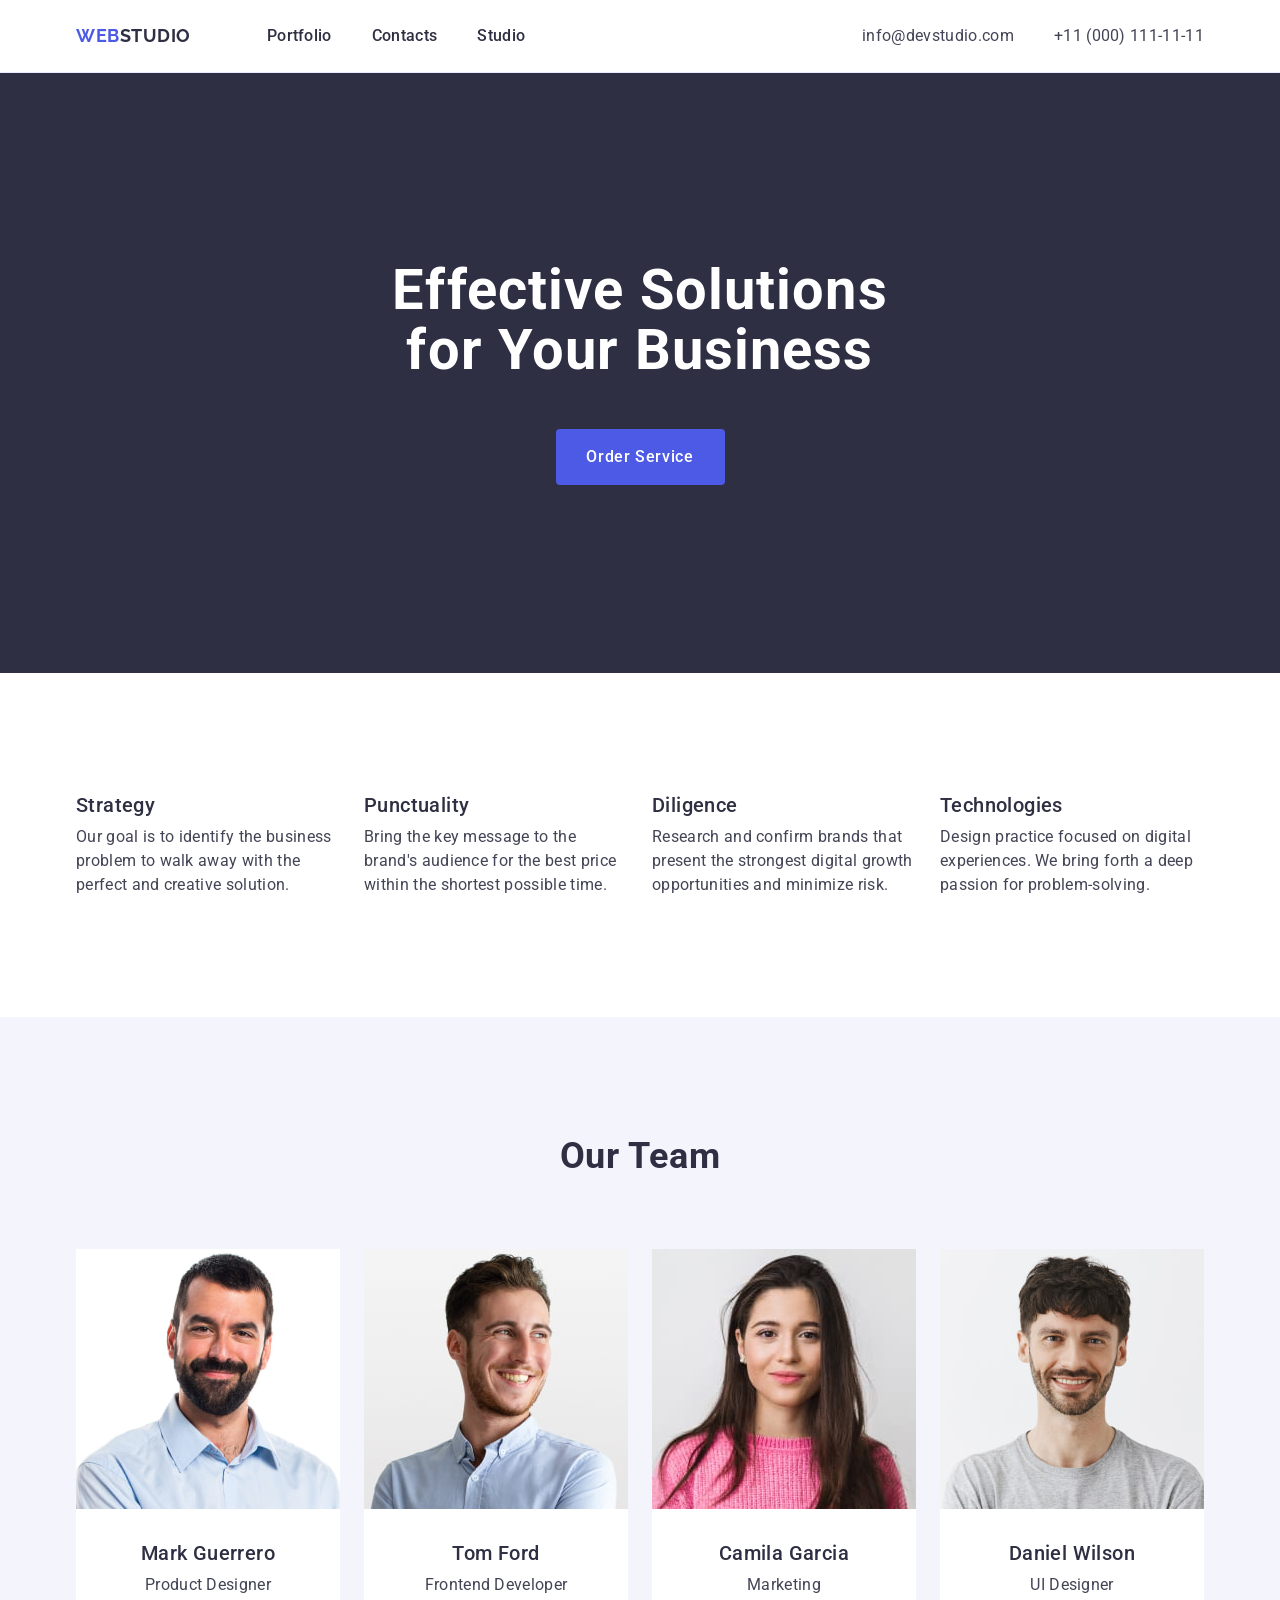
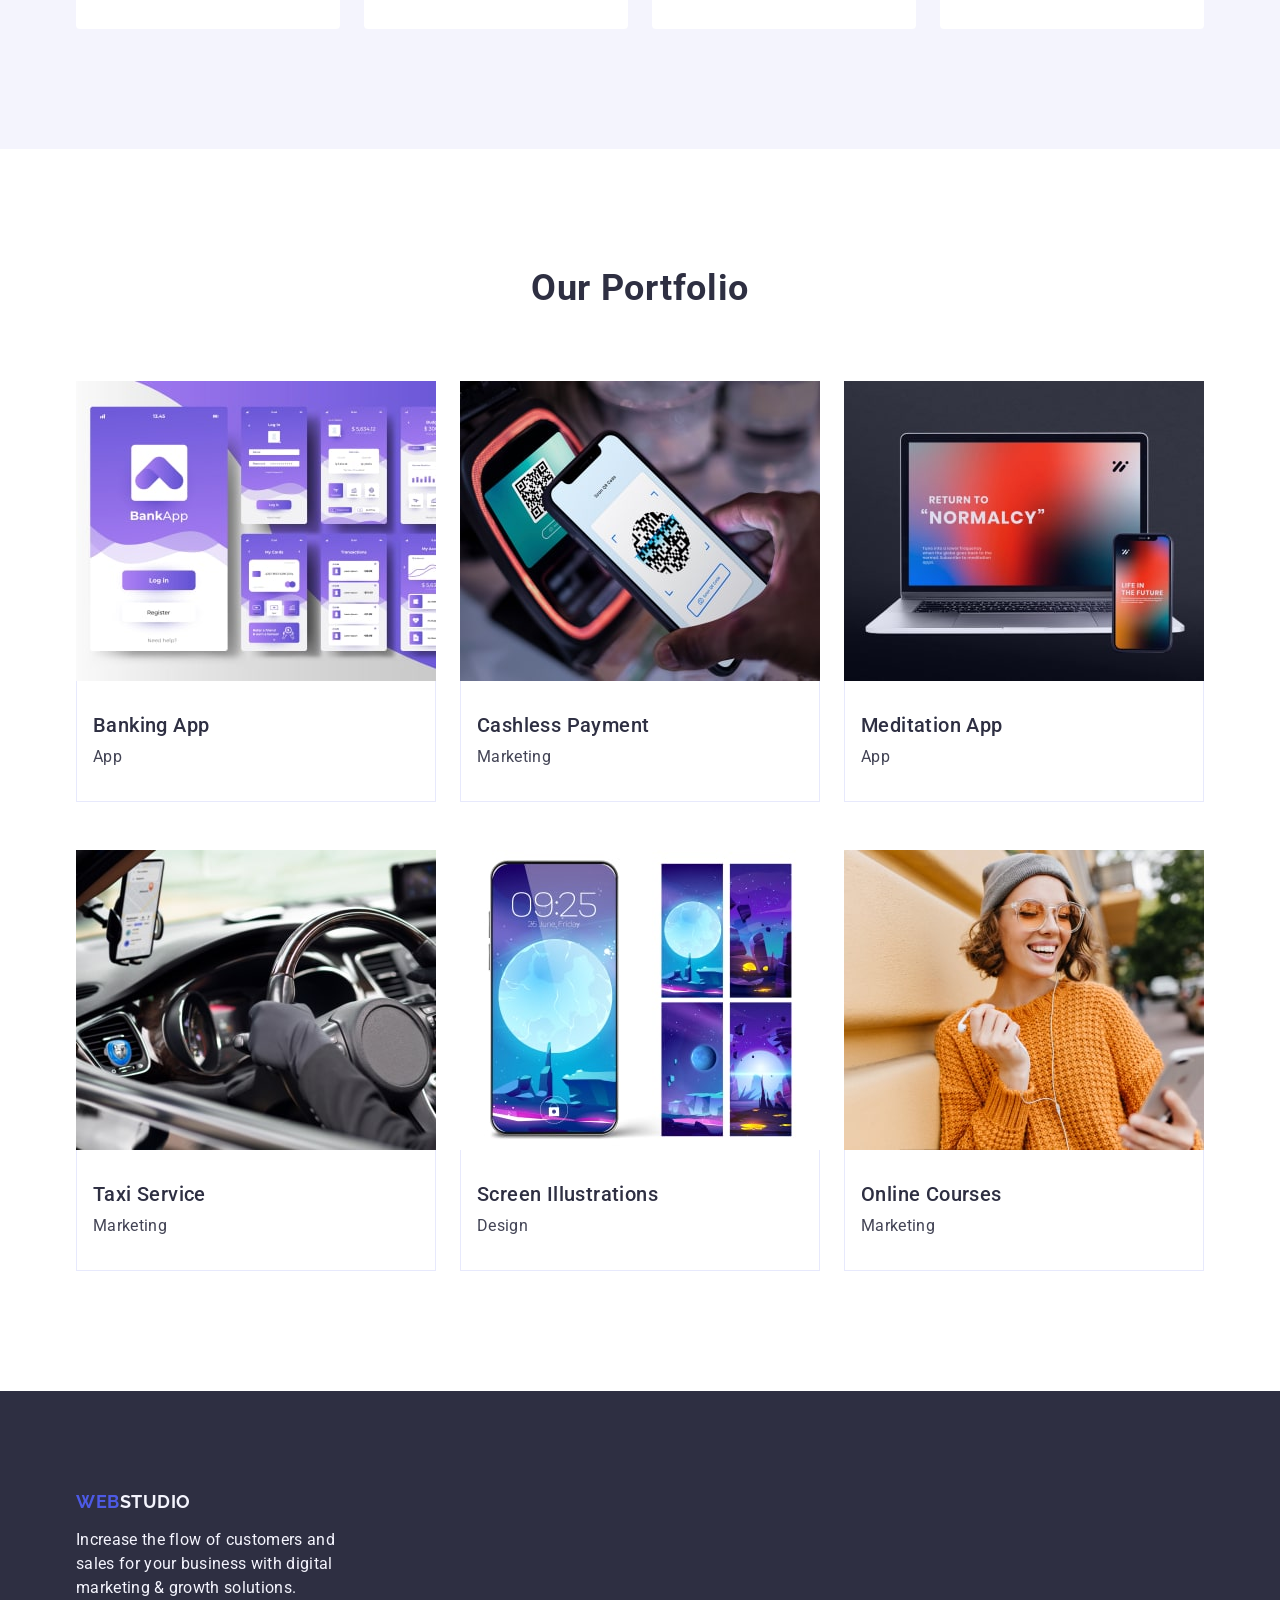
<file: index.html>
<!DOCTYPE html>
<html lang="en">
  <head>
    <meta charset="UTF-8" />
    <meta name="viewport" content="width=device-width, initial-scale=1.0" />
    <title>Document</title>
    <link rel="preconnect" href="https://fonts.googleapis.com" />
    <link rel="preconnect" href="https://fonts.gstatic.com" crossorigin />
    <link
      href="https://fonts.googleapis.com/css2?family=Raleway:wght@700&family=Roboto:wght@400;500;700&display=swap"
      rel="stylesheet"
    />
    <link
      rel="stylesheet"
      href="https://cdnjs.cloudflare.com/ajax/libs/modern-normalize/2.0.0/modern-normalize.min.css"
      integrity="sha512-4xo8blKMVCiXpTaLzQSLSw3KFOVPWhm/TRtuPVc4WG6kUgjH6J03IBuG7JZPkcWMxJ5huwaBpOpnwYElP/m6wg=="
      crossorigin="anonymous"
      referrerpolicy="no-referrer"
    />
    <link rel="stylesheet" href="./css/style.css" />
  </head>
  <body>
    <header class="header">
      <div class="container header-content">
        <nav class="header-navigation">
          <a class="header-logo" href="./index.html"
            >Web<span class="raleway">Studio</span></a
          >
          <ul class="header-menu-list">
            <li><a class="header-navigation-item" href="">Portfolio</a></li>
            <li><a class="header-navigation-item" href="">Contacts</a></li>
            <li>
              <a class="header-navigation-item" href="./index.html">Studio</a>
            </li>
          </ul>
        </nav>
        <address class="address">
          <ul class="address-menu-list">
            <li class="address-menu-item">
              <a class="address-link" href="mailto:info@devstudio.com"
                >info@devstudio.com</a
              >
            </li>
            <li class="address-menu-item">
              <a class="address-link" href="tel:+110001111111"
                >+11 (000) 111-11-11</a
              >
            </li>
          </ul>
        </address>
      </div>
    </header>
    <main class="main">
      <section class="hero">
        <div class="container hero-container">
          <h1 class="hero-name">Effective Solutions for Your Business</h1>
          <button class="hero-button" type="button">Order Service</button>
        </div>
      </section>
      <section class="section-content">
        <div class="container">
          <h2 class="visually-hidden">Features</h2>
          <ul class="section-content-list">
            <li class="section-content-list-item">
              <h3 class="section-content-list-header">Strategy</h3>
              <p class="section-content-list-paragraph">
                Our goal is to identify the business problem to walk away with
                the perfect and creative solution.
              </p>
            </li>
            <li class="section-content-list-item">
              <h3 class="section-content-list-header">Punctuality</h3>
              <p class="section-content-list-paragraph">
                Bring the key message to the brand's audience for the best price
                within the shortest possible time.
              </p>
            </li>
            <li class="section-content-list-item">
              <h3 class="section-content-list-header">Diligence</h3>
              <p class="section-content-list-paragraph">
                Research and confirm brands that present the strongest digital
                growth opportunities and minimize risk.
              </p>
            </li>
            <li class="section-content-list-item">
              <h3 class="section-content-list-header">Technologies</h3>
              <p class="section-content-list-paragraph">
                Design practice focused on digital experiences. We bring forth a
                deep passion for problem-solving.
              </p>
            </li>
          </ul>
        </div>
      </section>
      <section class="section-our-team">
        <div class="container">
          <h2 class="section-our-team-header">Our Team</h2>
          <ul class="section-our-team-list">
            <li class="section-our-team-item">
              <img
                class="section-our-team-photo"
                src="./images/Mark-Guerrero.jpg"
                alt="Photo of Mark Guerrero"
                width="264"
              />
              <div class="employee">
                <h3 class="section-our-team-header-list">Mark Guerrero</h3>
                <p class="section-our-team-paragraph">Product Designer</p>
              </div>
            </li>
            <li class="section-our-team-item">
              <img
                class="section-our-team-photo"
                src="./images/Tom-Ford.jpg"
                alt="Photo of Tom Ford"
                width="264"
              />
              <div class="employee">
                <h3 class="section-our-team-header-list">Tom Ford</h3>
                <p class="section-our-team-paragraph">Frontend Developer</p>
              </div>
            </li>
            <li class="section-our-team-item">
              <img
                class="section-our-team-photo"
                src="./images/Camila-Garcia.jpg"
                alt="Photo of Camila Garcia"
                width="264"
              />
              <div class="employee">
                <h3 class="section-our-team-header-list">Camila Garcia</h3>
                <p class="section-our-team-paragraph">Marketing</p>
              </div>
            </li>
            <li class="section-our-team-item">
              <img
                class="section-our-team-photo"
                src="./images/Daniel-Wilson.jpg"
                alt="Photo of Daniel Wilson"
                width="264"
              />
              <div class="employee">
                <h3 class="section-our-team-header-list">Daniel Wilson</h3>
                <p class="section-our-team-paragraph">UI Designer</p>
              </div>
            </li>
          </ul>
        </div>
      </section>
      <section class="section-portfolio">
        <div class="container">
          <h2 class="section-portfolio-header">Our Portfolio</h2>
          <ul class="section-portfolio-list">
            <li class="section-portfolio-item">
              <img
                src="./images/Banking-App.jpg"
                alt="Banking App"
                width="360"
                height="300"
              />
              <div class="name-app">
                <h3 class="section-portfolio-header-list">Banking App</h3>
                <p class="section-portfolio-paragraph">App</p>
              </div>
            </li>
            <li class="section-portfolio-item">
              <img
                src="./images/Cashless-Payment.jpg"
                alt="Cashless Payment Marketing"
                width="360"
                height="300"
              />
              <div class="name-app">
                <h3 class="section-portfolio-header-list">Cashless Payment</h3>
                <p class="section-portfolio-paragraph">Marketing</p>
              </div>
            </li>
            <li class="section-portfolio-item">
              <img
                src="./images/Meditation-App.jpg"
                alt="Meditation App"
                width="360"
                height="300"
              />
              <div class="name-app">
                <h3 class="section-portfolio-header-list">Meditation App</h3>
                <p class="section-portfolio-paragraph">App</p>
              </div>
            </li>
            <li class="section-portfolio-item">
              <img
                src="./images/Taxi-Service.jpg"
                alt="Taxi Service Marketing"
                width="360"
                height="300"
              />
              <div class="name-app">
                <h3 class="section-portfolio-header-list">Taxi Service</h3>
                <p class="section-portfolio-paragraph">Marketing</p>
              </div>
            </li>
            <li class="section-portfolio-item">
              <img
                src="./images/Screen-Illustrations.jpg"
                alt="Screen Illustrations Design"
                width="360"
                height="300"
              />
              <div class="name-app">
                <h3 class="section-portfolio-header-list">
                  Screen Illustrations
                </h3>
                <p class="section-portfolio-paragraph">Design</p>
              </div>
            </li>
            <li class="section-portfolio-item">
              <img
                src="./images/Online-Courses.jpg"
                alt="Online Courses Marketing"
                width="360"
                height="300"
              />
              <div class="name-app">
                <h3 class="section-portfolio-header-list">Online Courses</h3>
                <p class="section-portfolio-paragraph">Marketing</p>
              </div>
            </li>
          </ul>
        </div>
      </section>
    </main>
    <footer class="footer">
      <div class="container">
        <a class="footer-logo" href="./index.html"
          >Web<span class="studio">Studio</span></a
        >
        <p class="footer-paragraph">
          Increase the flow of customers and sales for your business with
          digital marketing & growth solutions.
        </p>
      </div>
    </footer>
  </body>
</html>
</file>
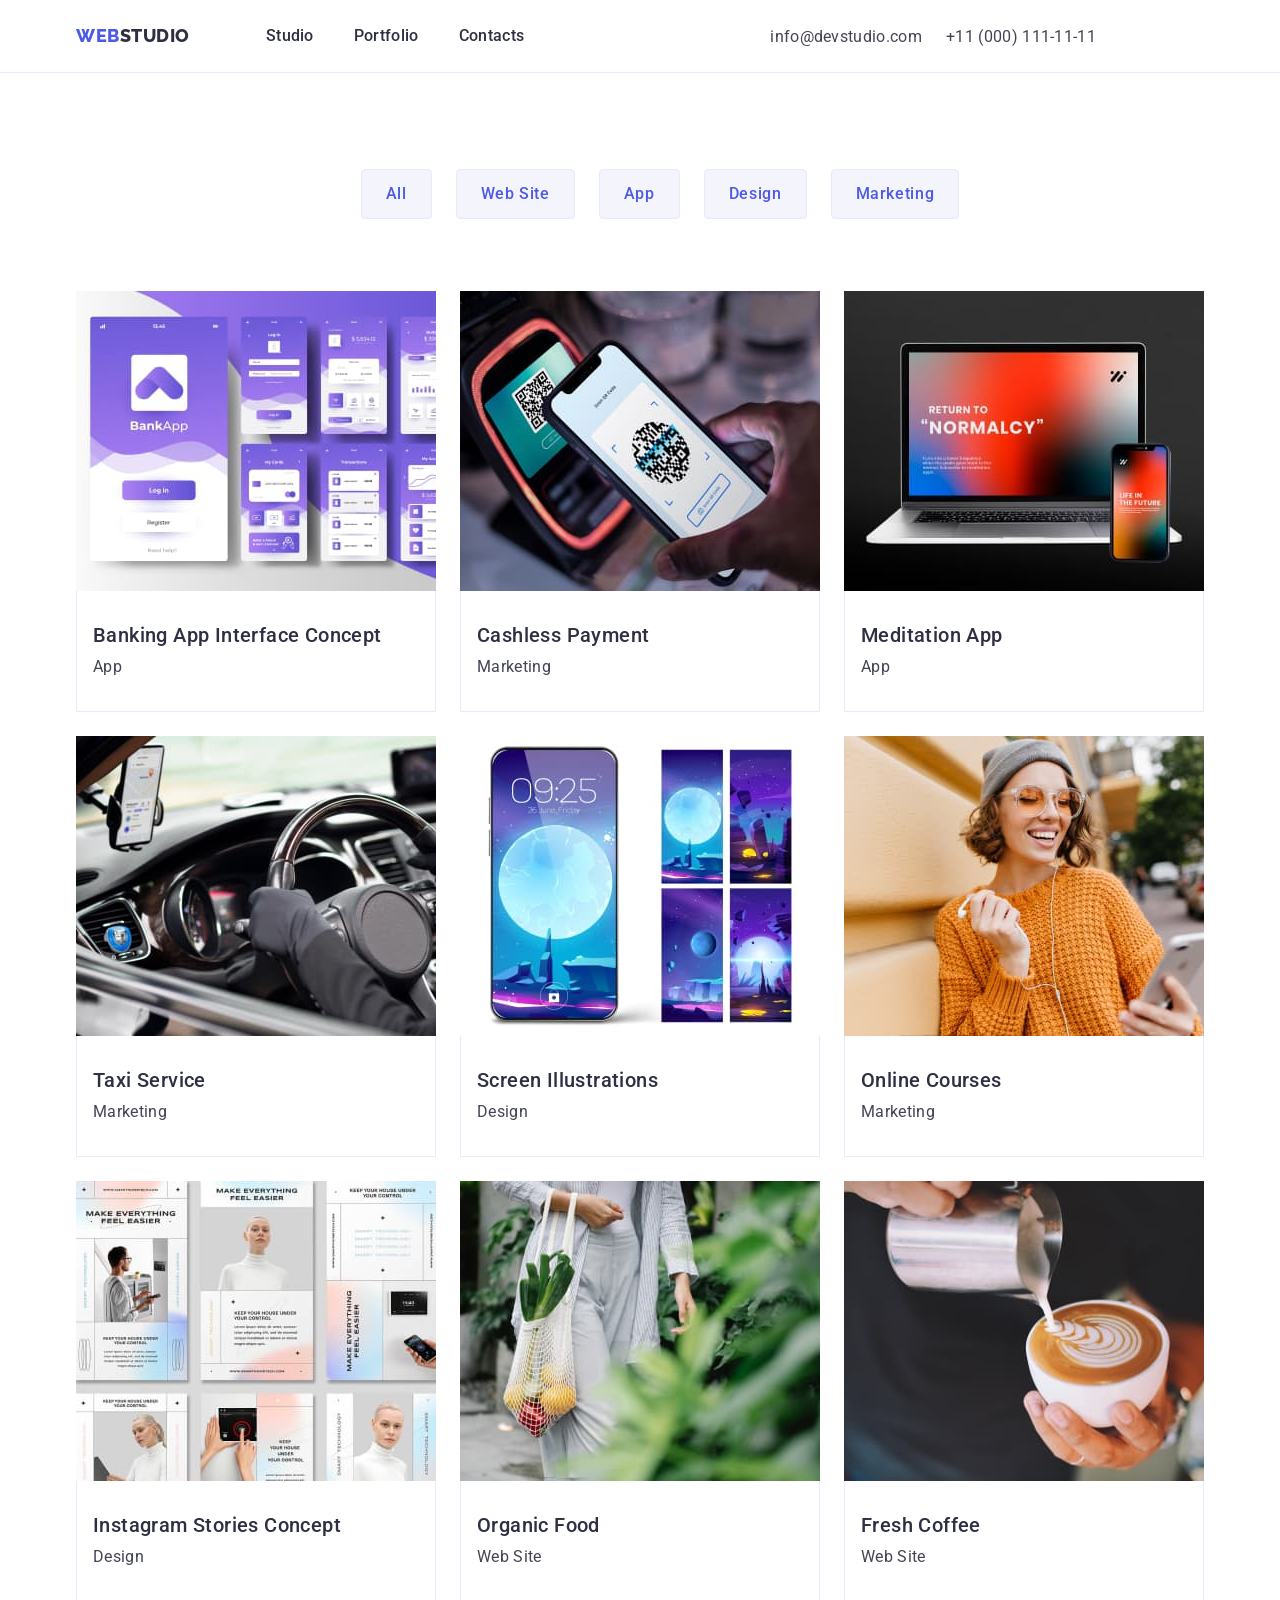
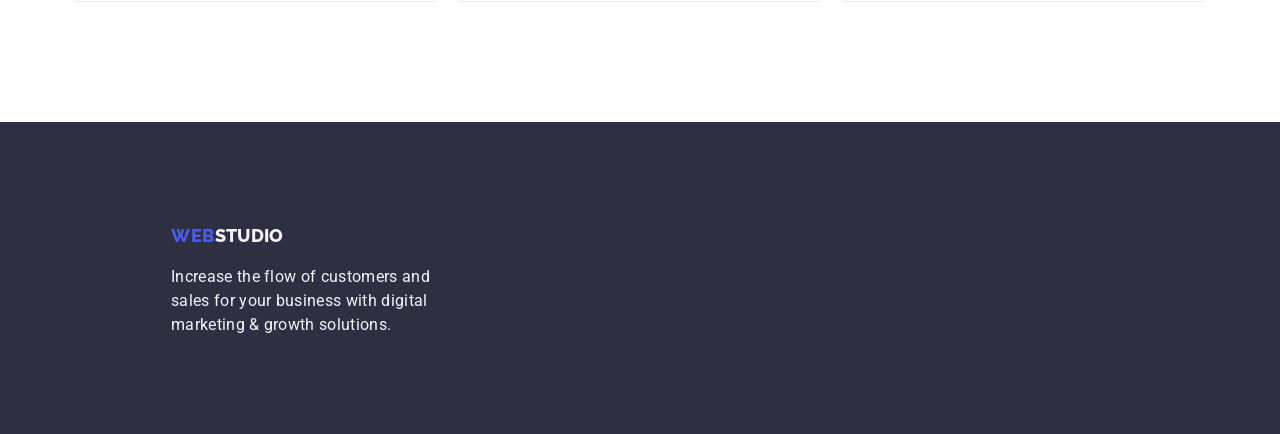
<file: portfolio.html>
<!DOCTYPE html>
<html lang="en">
  <head>
    <meta charset="UTF-8" />
    <meta name="viewport" content="width=device-width, initial-scale=1.0" />
    <title>WebStudio</title>

    <link
      rel="stylesheet"
      href="https://cdnjs.cloudflare.com/ajax/libs/modern-normalize/2.0.0/modern-normalize.min.css"
      integrity="sha512-4xo8blKMVCiXpTaLzQSLSw3KFOVPWhm/TRtuPVc4WG6kUgjH6J03IBuG7JZPkcWMxJ5huwaBpOpnwYElP/m6wg=="
      crossorigin="anonymous"
      referrerpolicy="no-referrer"
    />

    <link rel="preconnect" href="https://fonts.googleapis.com" />
    <link rel="preconnect" href="https://fonts.gstatic.com" crossorigin />
    <link
      href="https://fonts.googleapis.com/css2?family=Raleway:wght@700&family=Roboto:wght@400;500;700;900&display=swap"
      rel="stylesheet"
    />

    <link rel="stylesheet" href="./css/styles.css" />
  </head>
  <body class="body">
    <header class="all-container">
      <div class="header-container container">
        <!-- Logo -->

        <nav class="logo-style">
          <a class="logo-link link" href="./index.html"
            >Web<span class="logo-link-second">Studio</span></a
          >

          <!-- Navigation -->
          <ul class="nav-style">
            <li>
              <a class="list-link link" href="./index.html">Studio</a>
            </li>
            <li>
              <a class="list-link link" href="./portfolio.html">Portfolio</a>
            </li>
            <li><a class="list-link link" href="">Contacts</a></li>
          </ul>
        </nav>

        <!-- Address-->

        <address class="address">
          <ul class="list address-style-one">
            <li>
              <a class="link-address link" href="mailto:info@devstudio.com"
                >info@devstudio.com</a
              >
            </li>
            <li>
              <a class="link-address link" href="tel:+110001111111"
                >+11 (000) 111-11-11</a
              >
            </li>
          </ul>
        </address>
      </div>
    </header>

    <!-- Button -->

    <main>
      <section class="buttons-style">
        <div class="container">
          <h1 class="visually-hidden">Explorer</h1>
          <ul class="list button-margin-style">
            <li>
              <button class="button-portofolio" type="button">All</button>
            </li>
            <li>
              <button class="button-portofolio" type="button">Web Site</button>
            </li>
            <li>
              <button class="button-portofolio" type="button">App</button>
            </li>
            <li>
              <button class="button-portofolio" type="button">Design</button>
            </li>
            <li>
              <button class="button-portofolio" type="button">Marketing</button>
            </li>
          </ul>

          <!-- Images -->

          <ul class="list next-row-description-style row-gap">
            <li class="li-row-style">
              <a href="" class="link">
                <img
                  src="./images/images-20.jpg"
                  alt="Banking App Interface Concept"
                  width="360"
                />
                <div class="description-container">
                  <h2 class="title-second-p">Banking App Interface Concept</h2>
                  <p class="paragraf-p">App</p>
                </div></a
              >
            </li>
            <li class="li-row-style">
              <a href="" class="link">
                <img
                  src="./images/images-21.jpg"
                  alt="Cashless Payment"
                  width="360"
                />
                <div class="description-container">
                  <h2 class="title-second-p">Cashless Payment</h2>
                  <p class="paragraf-p">Marketing</p>
                </div>
              </a>
            </li>
            <li class="li-row-style">
              <a href="" class="link">
                <img
                  src="./images/images-22.jpg"
                  alt="Meditaion App"
                  width="360"
                />
                <div class="description-container">
                  <h2 class="title-second-p">Meditation App</h2>
                  <p class="paragraf-p">App</p>
                </div></a
              >
            </li>
            <li class="li-row-style">
              <a href="" class="link">
                <img
                  src="./images/images-23.jpg"
                  alt="Taxi Service"
                  width="360"
                />
                <div class="description-container">
                  <h2 class="title-second-p">Taxi Service</h2>
                  <p class="paragraf-p">Marketing</p>
                </div></a
              >
            </li>
            <li class="li-row-style">
              <a href="" class="link">
                <img
                  src="./images/images-24.jpg"
                  alt="Screen Illustrations"
                  width="360"
                />
                <div class="description-container">
                  <h2 class="title-second-p">Screen Illustrations</h2>
                  <p class="paragraf-p">Design</p>
                </div></a
              >
            </li>
            <li class="li-row-style">
              <a href="" class="link">
                <img
                  src="./images/images-25.jpg"
                  alt="Online Courses"
                  width="360"
                />
                <div class="description-container">
                  <h2 class="title-second-p">Online Courses</h2>
                  <p class="paragraf-p">Marketing</p>
                </div></a
              >
            </li>
            <li class="li-row-style">
              <a href="" class="link">
                <img
                  src="./images/images-26.jpg"
                  alt="Instagram Stories Concept"
                  width="360"
                />
                <div class="description-container">
                  <h2 class="title-second-p">Instagram Stories Concept</h2>
                  <p class="paragraf-p">Design</p>
                </div></a
              >
            </li>
            <li class="li-row-style">
              <a href="" class="link">
                <img
                  src="./images/images-27.jpg"
                  alt="Organic Food"
                  width="360"
                />
                <div class="description-container">
                  <h2 class="title-second-p">Organic Food</h2>
                  <p class="paragraf-p">Web Site</p>
                </div></a
              >
            </li>
            <li class="li-row-style">
              <a href="" class="link">
                <img
                  src="./images/images-28.jpg"
                  alt="Fresh Coffee"
                  width="360"
                />
                <div class="description-container">
                  <h2 class="title-second-p">Fresh Coffee</h2>
                  <p class="paragraf-p">Web Site</p>
                </div></a
              >
            </li>
          </ul>
        </div>
      </section>
    </main>

    <!-- Footer -->

    <footer class="fundal-footer">
      <div class="container-footer container">
        <a class="logo-link link footer-link" href="./index.html"
          >Web<span class="logo-link-footer">Studio</span></a
        >

        <p class="paragraf-footer footer-footer-p">
          Increase the flow of customers and sales for your business with
          digital marketing & growth solutions.
        </p>
      </div>
    </footer>
  </body>
</html>
</file>
<file: css/style.css>
a {
  text-decoration: none;
}

ul {
  list-style: none;
  margin-top: 0;
  margin-bottom: 0;
  padding-left: 0;
}

p,
h1,
h2,
h3,
h4,
h5,
h6 {
  margin-top: 0;
  margin-bottom: 0;
}

body {
  color: #434455;
  font-family: "Roboto", sans-serif;
  font-size: 16px;
  line-height: 1.5;
  background-color: #ffffff;
}
img {
  display: block;
}

.container {
  width: 1158px;
  padding: 0 15px;
  margin: 0 auto;
  align-items: center;
}

.header-content {
  display: flex;
}

.header {
  padding-top: 24px;
  padding-bottom: 24px;
  border-bottom: 1px solid #e7e9fc;
}
.header-logo {
  color: #4d5ae5;
  font-family: Raleway, sans-serif;
  font-size: 18px;
  font-weight: 700;
  line-height: 1.17;
  letter-spacing: 0.03em;
  text-transform: uppercase;
  display: flex;
  align-items: center;
  margin-right: 76px;
}

.raleway {
  color: #2e2f42;
  font-family: Raleway, sans-serif;
  font-size: 18px;
  font-weight: 700;
  line-height: 1.17;
  letter-spacing: 0.03em;
  text-transform: uppercase;
}
.header-menu-list {
  display: flex;
  gap: 40px;
}

.header-navigation {
  color: #2e2f42;
  font-size: 16px;
  font-weight: 500;
  line-height: 1.5;
  letter-spacing: 0.02em;
  display: flex;
  align-items: center;
}
.header-navigation-item {
  color: #2e2f42;
  padding: 24px 0;
  margin-right: auto;
}

.header-navigation:hover,
.header-navigation:focus {
  color: #404bbf;
}

.address {
  font-style: normal;
  margin-left: auto;
}

.address-menu-list {
  display: flex;
  gap: 40px;
}

.address-menu-item {
}

.address-link {
  color: #434455;
  font-size: 16px;
  line-height: 1.5;
  letter-spacing: 0.02em;
}
.address-link:hover,
.address-link:focus {
  color: #404bbf;
}
/* .main {} */

.hero {
  background-color: #2e2f42;
  padding: 188px 0;
}

.hero-name {
  color: #fff;
  text-align: center;
  font-size: 56px;
  font-weight: 700;
  line-height: 1.07;
  letter-spacing: 0.02em;
  max-width: 496px;
  margin-right: auto;
  margin-left: auto;
  margin-bottom: 48px;
}

.hero-button {
  font-family: "Roboto", sans-serif;
  color: #fff;
  font-size: 16px;
  font-weight: 500;
  line-height: 1.5;
  letter-spacing: 0.04em;
  background-color: #4d5ae5;
  cursor: pointer;
  display: block;
  min-width: 169px;
  height: 56px;
  border: none;
  border-radius: 4px;
  margin-right: auto;
  margin-left: auto;
}

.hero-button:hover,
.hero-button:focus {
  background-color: #404bbf;
}
.section-content {
  background-color: #fff;
  padding: 120px 0;
}

.visually-hidden {
  position: absolute;
  width: 1px;
  height: 1px;
  margin: -1px;
  border: 0;
  padding: 0;
  white-space: nowrap;
  clip-path: inset(100%);
  clip: rect(0 0 0 0);
  overflow: hidden;
}

.section-content-list {
  display: flex;
  gap: 24px;
}

.section-content-list-item {
  width: calc((100% - 72px) / 4);
}

.section-content-list-header {
  color: #2e2f42;
  font-size: 20px;
  font-weight: 500;
  line-height: 1.2;
  letter-spacing: 0.02em;
  margin-bottom: 8px;
}

.section-content-list-paragraph {
  color: #434455;
  font-size: 16px;
  line-height: 1.5;
  letter-spacing: 0.02em;
}

.section-our-team {
  padding: 120px 0;
  background-color: #f4f4fd;
}

.section-our-team-header {
  color: #2e2f42;
  text-align: center;
  font-size: 36px;
  font-weight: 700;
  line-height: 1.11;
  letter-spacing: 0.02em;
  text-transform: capitalize;
  margin-bottom: 72px;
}

.section-our-team-list {
  display: flex;
  gap: 24px;
}

.section-our-team-item {
  background: #fff;
  border-radius: 0px 0px 4px 4px;
}

.section-our-team-photo {
  background-color: lightgray -97.034px -0.927px / 181.897% 251.37% no-repeat;
}

.employee {
  padding: 32px 0;
}

.section-our-team-header-list {
  color: #2e2f42;
  text-align: center;
  font-size: 20px;
  font-weight: 500;
  line-height: 1.2;
  letter-spacing: 0.02em;
  margin-bottom: 8px;
}

.section-our-team-paragraph {
  color: #434455;
  text-align: center;
  font-size: 16px;
  line-height: 1.5;
  letter-spacing: 0.02em;
}

.section-portfolio {
  background-color: #fff;
  padding-top: 120px;
  padding-bottom: 120px;
}

.section-portfolio-header {
  color: #2e2f42;
  text-align: center;
  font-size: 36px;
  font-weight: 700;
  line-height: 1.11;
  letter-spacing: 0.02em;
  text-transform: capitalize;
  margin-bottom: 72px;
}

.section-portfolio-list {
  display: flex;
  gap: 24px;
  flex-wrap: wrap;
  column-gap: 24px;
  row-gap: 48px;
}

.section-portfolio-item {
  background-color: #fff;
  width: calc((100% - 48px) / 3);
}

.name-app {
  padding: 32px 16px;
  border: 1px solid #e7e9fc;
  border-top: none;
}

.section-portfolio-header-list {
  color: #2e2f42;
  font-size: 20px;
  font-weight: 500;
  line-height: 1.2;
  letter-spacing: 0.02em;
  margin-bottom: 8px;
}

.section-portfolio-paragraph {
  color: #434455;
  font-size: 16px;
  font-weight: 400;
  line-height: 1.5;
  letter-spacing: 0.02em;
}

.footer {
  padding: 100px 0;
  background-color: #2e2f42;
}
.footer-logo {
  color: #4d5ae5;
  font-family: Raleway, sans-serif;
  font-size: 18px;
  font-weight: 700;
  line-height: 1.17;
  letter-spacing: 0.03em;
  text-transform: uppercase;
  display: inline-block;
  margin-bottom: 16px;
}
.studio {
  color: #f4f4fd;
}

.footer-paragraph {
  color: #f4f4fd;
  font-size: 16px;
  line-height: 1.5;
  letter-spacing: 0.02em;
  width: 264px;
}
</file>
<file: css/styles.css>
:root {
  --brand-color: #4d5ae5;
  --navy-blue-color: #2e2f42;
  --white-color: #ffffff;
  --slate-color: #434455;
  --cloud-color: #f4f4fd;
  --cornflow: #e7e9fc;
  --ocean: #404bbf;

  --logo-font-family: "Raleway", sans-serif;
  --text-font-family: "Roboto", sans-serif;
}

/* Global style */

*,
* ::before * ::after {
  box-sizing: border-box;
}

* {
  margin: 0;
}

body {
  font-family: "Roboto", sans-serif;
  color: var(--slate-color);
  background-color: var(--white-color);
}

a {
  text-decoration: none;
}

ul {
  list-style-type: none;
}

/* all-page-container-style */

.container {
  max-width: 1158px;
  margin: 0 auto;
  padding: 0 15px;
}

.all-container {
  border-bottom: 1px solid #e7e9fc;
}

.header-container {
  display: flex;
  width: 1158px;
  flex-direction: row;
}

.logo-style {
  display: flex;
  align-items: center;
  margin-right: 76px;
}

.nav-style {
  display: flex;
  gap: 40px;
  padding: 24px 0;
}

.address-style-one {
  margin-top: 25px;
  margin-left: 130px;
}

/* section-one */

.section-one-style {
  display: flex;
  padding: 188px 0;
}

.title-big {
  max-width: 496px;
}

.buttons-big {
  display: block;
  min-width: 169px;
  height: 56px;
  margin-top: 40px;
  border: none;
  background-color: #4d5ae5;
  border-radius: 4px;
  cursor: pointer;
  margin: auto;
  margin-top: 30px;
}

/* section-two */

.section-two-style {
  padding: 120px 0;
}

.visually-hidden {
  position: absolute;
  width: 1px;
  height: 1px;
  margin: -1px;
  border: 0;
  padding: 0;
  white-space: nowrap;
  clip-path: inset(100%);
  clip: rect(0 0 0 0);
  overflow: hidden;
}

.li-style {
  width: calc((100%-72px) / 4);
}

.subtitle-style {
  margin-bottom: 8px;
}

/* section-three */

.section-three-style {
  padding-bottom: 120px;
}

.what-are-you-style {
  margin-bottom: 72px;
}

.images-style {
  width: calc((100%-48px) / 3);
}

/* section-four */

.section-four-style {
  padding: 120px 0;
}

.our-team-style {
  margin-bottom: 72px;
}

.team-name-style {
  width: calc((100%-72px) / 4);
  border-radius: 0px 0px 4px 4px;
}

.team-name-container {
  padding: 32px 0;
  text-align: center;
  margin-bottom: 8px;
}

/* section-five-footer */

.fundal-footer {
  padding: 100px 0;
  height: 312px;
  background-color: #2e2f42;
}

.container-footer {
  display: inline-block;
  margin-left: 156px;
}

.footer-link {
  display: inline-block;
  margin-bottom: 16px;
}

.footer-footer-p {
  max-width: 264px;
}

/* all-page-container-portofolio */

img {
  display: block;
}

.buttons-style {
  padding-top: 96px;
  padding-bottom: 120px;
}

.button-margin-style {
  margin-bottom: 72px;
}

/* images-portofolio */

.next-row-description-style {
  flex-wrap: wrap;
  column-gap: 24px;
  padding: 0%;
  row-gap: 48px;
}

.li-row-style {
}

.description-container {
  padding: 32px 16px;
  border: 1px solid #e7e9fc;
  border-top: none;
}

/* logo */

.logo-link {
  color: var(--brand-color);
  font-family: "Raleway", sans-serif;
  font-size: 18px;
  font-weight: 800;
  line-height: 1.17;
  letter-spacing: 0.03em;
  text-transform: uppercase;
  margin-right: 76px;
}

.logo-link-second {
  color: var(--navy-blue-color);
}

/* Contacts */

.list {
  list-style: none;
  display: flex;
  gap: 24px;
  justify-content: center;
}

.link {
  text-decoration: none;
}

.list-link {
  color: var(--navy-blue-color);
  font-size: 16px;
  font-weight: 500;
  line-height: 1.5;
  letter-spacing: 0.02em;
  text-decoration: none;
  padding: 24px 0;
}

.list-link:hover,
.list-link:focus {
  color: #404bbf;
}

/* Address */

.address {
  font-style: normal;
  list-style-type: none;
  display: flex;
  gap: 40px;
}

.link-address {
  color: var(--slate-color);
  font-size: 16px;
  font-weight: 400;
  line-height: 1.5;
  letter-spacing: 0.02em;
  text-decoration: none;
}

.link-address:hover,
.link-address:focus {
  color: #404bbf;
}

/* section-one-title */

.title-all {
  background-color: var(--navy-blue-color);
}

.title {
  color: var(--white-color);
  background-color: var(--navy-blue-color);
  font-size: 56px;
  font-weight: 700;
  line-height: 1.07;
  letter-spacing: 0.02em;
  text-align: center;
}

/* button-page-1 */

.button-html {
  font-family: "Roboto", sans-serif;
  color: var(--white-color);
  background-color: #4d5ae5;
  font-size: 16px;
  font-weight: 500;
  line-height: 1.5;
  letter-spacing: 0.04em;
  text-align: center;
  cursor: pointer;
}

.button-html-brand:hover,
.button-html-brand:focus {
  color: var(--white-color);
  background-color: #404bbf;
}

/* button-portofolio */

.button-portofolio {
  font-family: "Roboto", sans-serif;
  color: var(--brand-color);
  border: #e7e9fc;
  background: #f4f4fd;
  font-size: 16px;
  font-weight: 500;
  line-height: 1.5;
  letter-spacing: 0.04em;
  cursor: pointer;
  padding: 12px 24px;
  border: 1px solid #e7e9fc;
  border-radius: 4px;
}

.button-portofolio:hover,
.button-portofolio:focus {
  color: var(--white-color);
  background-color: #404bbf;
  border: 1px solid transparent;
  border: 1px solid transparent;
}

/* section-two-page-1 */

.subtitle-list {
  color: var(--navy-blue-color);
  font-size: 20px;
  font-weight: 500;
  line-height: 1.2;
  letter-spacing: 0.02em;
  text-transform: capitalize;
}

/* Description-portofolio */

.title-second-p {
  color: var(--navy-blue-color);
  font-family: "Roboto", sans-serif;
  font-size: 20px;
  font-weight: 500;
  line-height: 1.2;
  letter-spacing: 0.02em;
  text-decoration: none;
  text-transform: capitalize;
  margin-bottom: 8px;
}

.paragraf-p {
  color: var(--slate-color);
  font-size: 16px;
  font-weight: 400;
  line-height: 1.5;
  letter-spacing: 0.02em;
}

/* section-three-page-1 */

.title-images {
  color: var(--navy-blue-color);
  font-size: 36px;
  line-height: 1.11;
  letter-spacing: 0.02em;
  text-align: center;
  text-transform: capitalize;
}

.title-images {
  background-color: #ffffffff;
}

.team {
  background-color: #ffffffff;
}

/* section-four-page-1 */

.our-team {
  background-color: #f4f4fd;
  display: flex;
}

.photo {
  background-color: #ffffff;
}

.title-our-team {
  display: flex;
  gap: 24px;
  font-size: 36px;
  line-height: 1.11;
  text-align: center;
  letter-spacing: 0.02em;
  text-transform: capitalize;
  color: var(--navy-blue-color);
  margin-left: 500px;
}

.team-name {
  font-size: 20px;
  font-weight: 500;
  line-height: 1.2;
  letter-spacing: 0.02em;
  color: var(--navy-blue-color);
  display: flex;
  margin-bottom: 8px;
}

.paragraf {
  color: var(--slate-color);
  font-size: 16px;
  font-weight: 400;
  line-height: 1.5;
  letter-spacing: 0.02em;
  display: flex;
}
/* Footer-bouth*/

.logo-link-footer {
  color: var(--cloud-color);
  font-family: "Raleway", sans-serif;
  font-size: 18px;
  line-height: 1.5;
  letter-spacing: 0.02em;
}

.paragraf-footer {
  font-size: 16px;
  color: var(--cloud-color);
  line-height: 1.5;
  letter-spacing: 0.02em;
}

.fundal-footer-link {
  font-family: "Raleway", sans-serif;
  font-weight: 800;
  font-size: 18px;
  line-height: 1.17;
  letter-spacing: 0.03em;
  text-transform: lowercase;
  background-color: var(--navy-blue-color);
}
</file>
